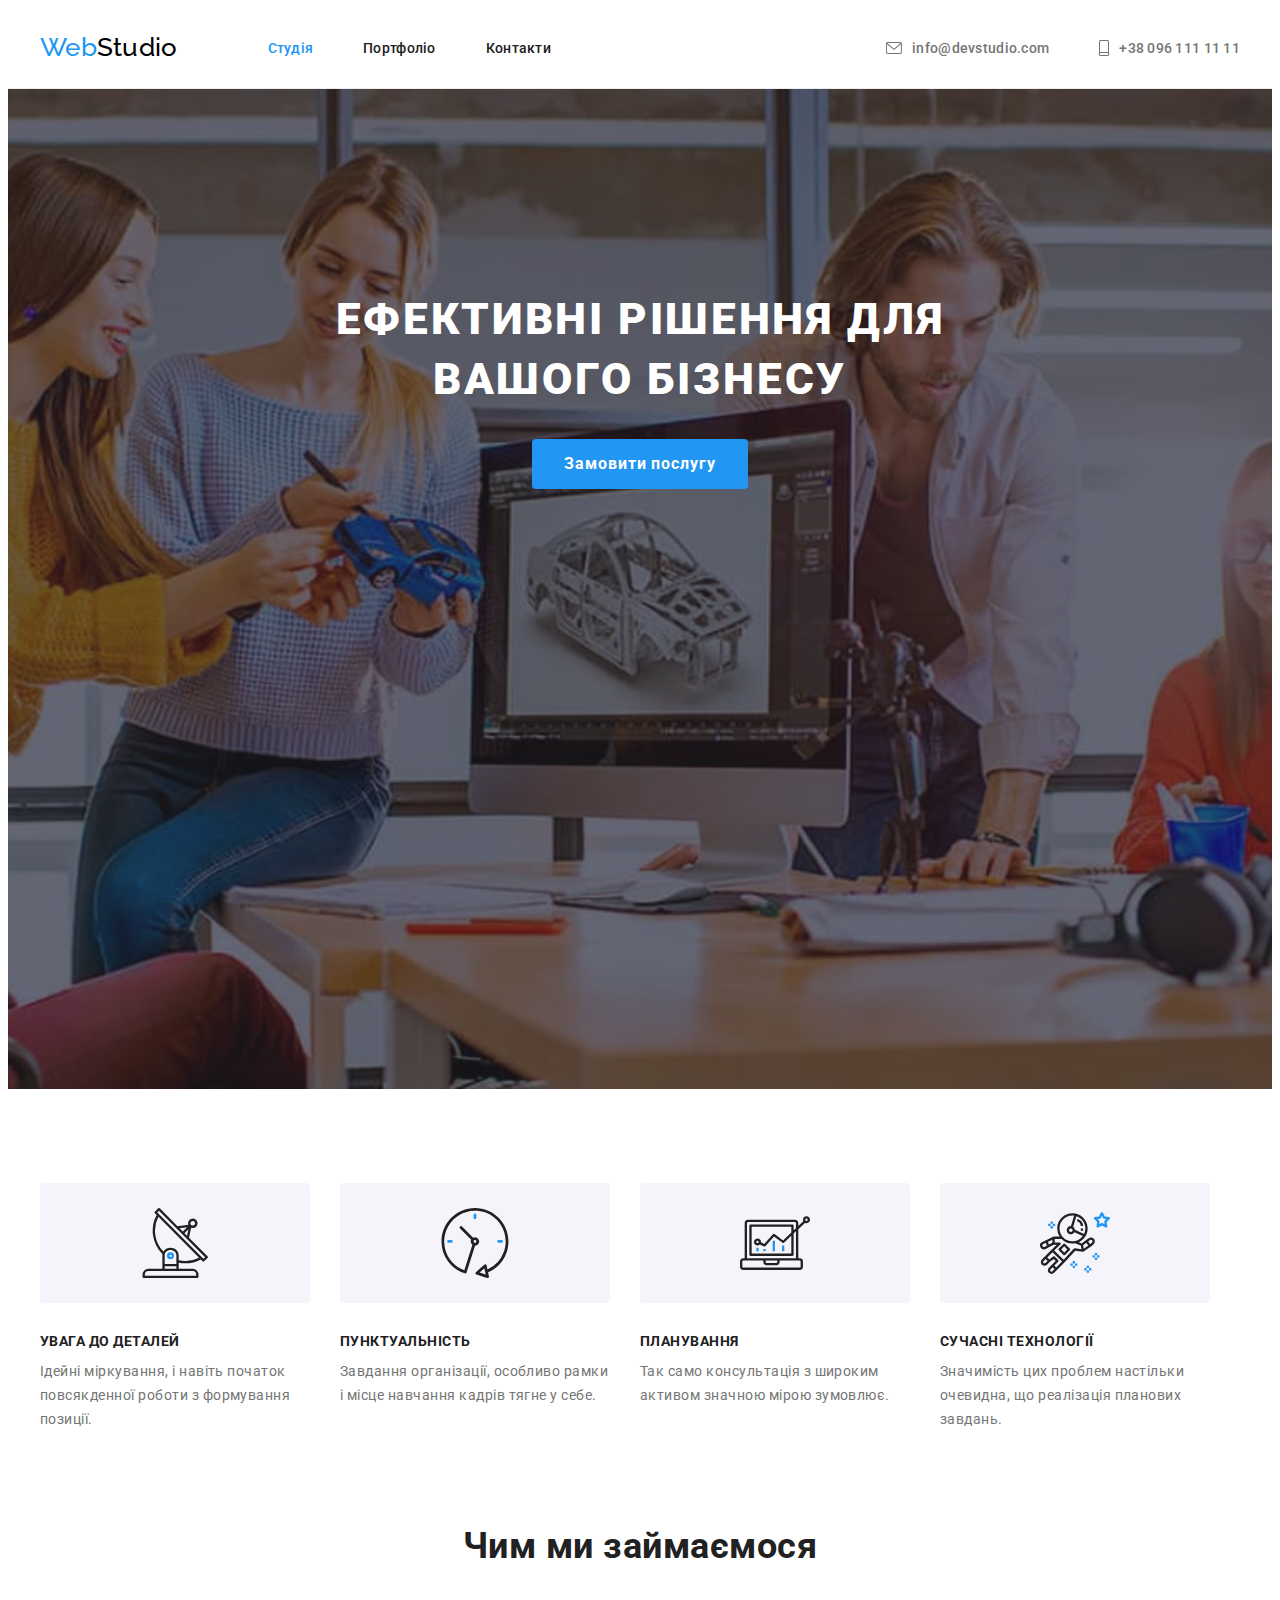
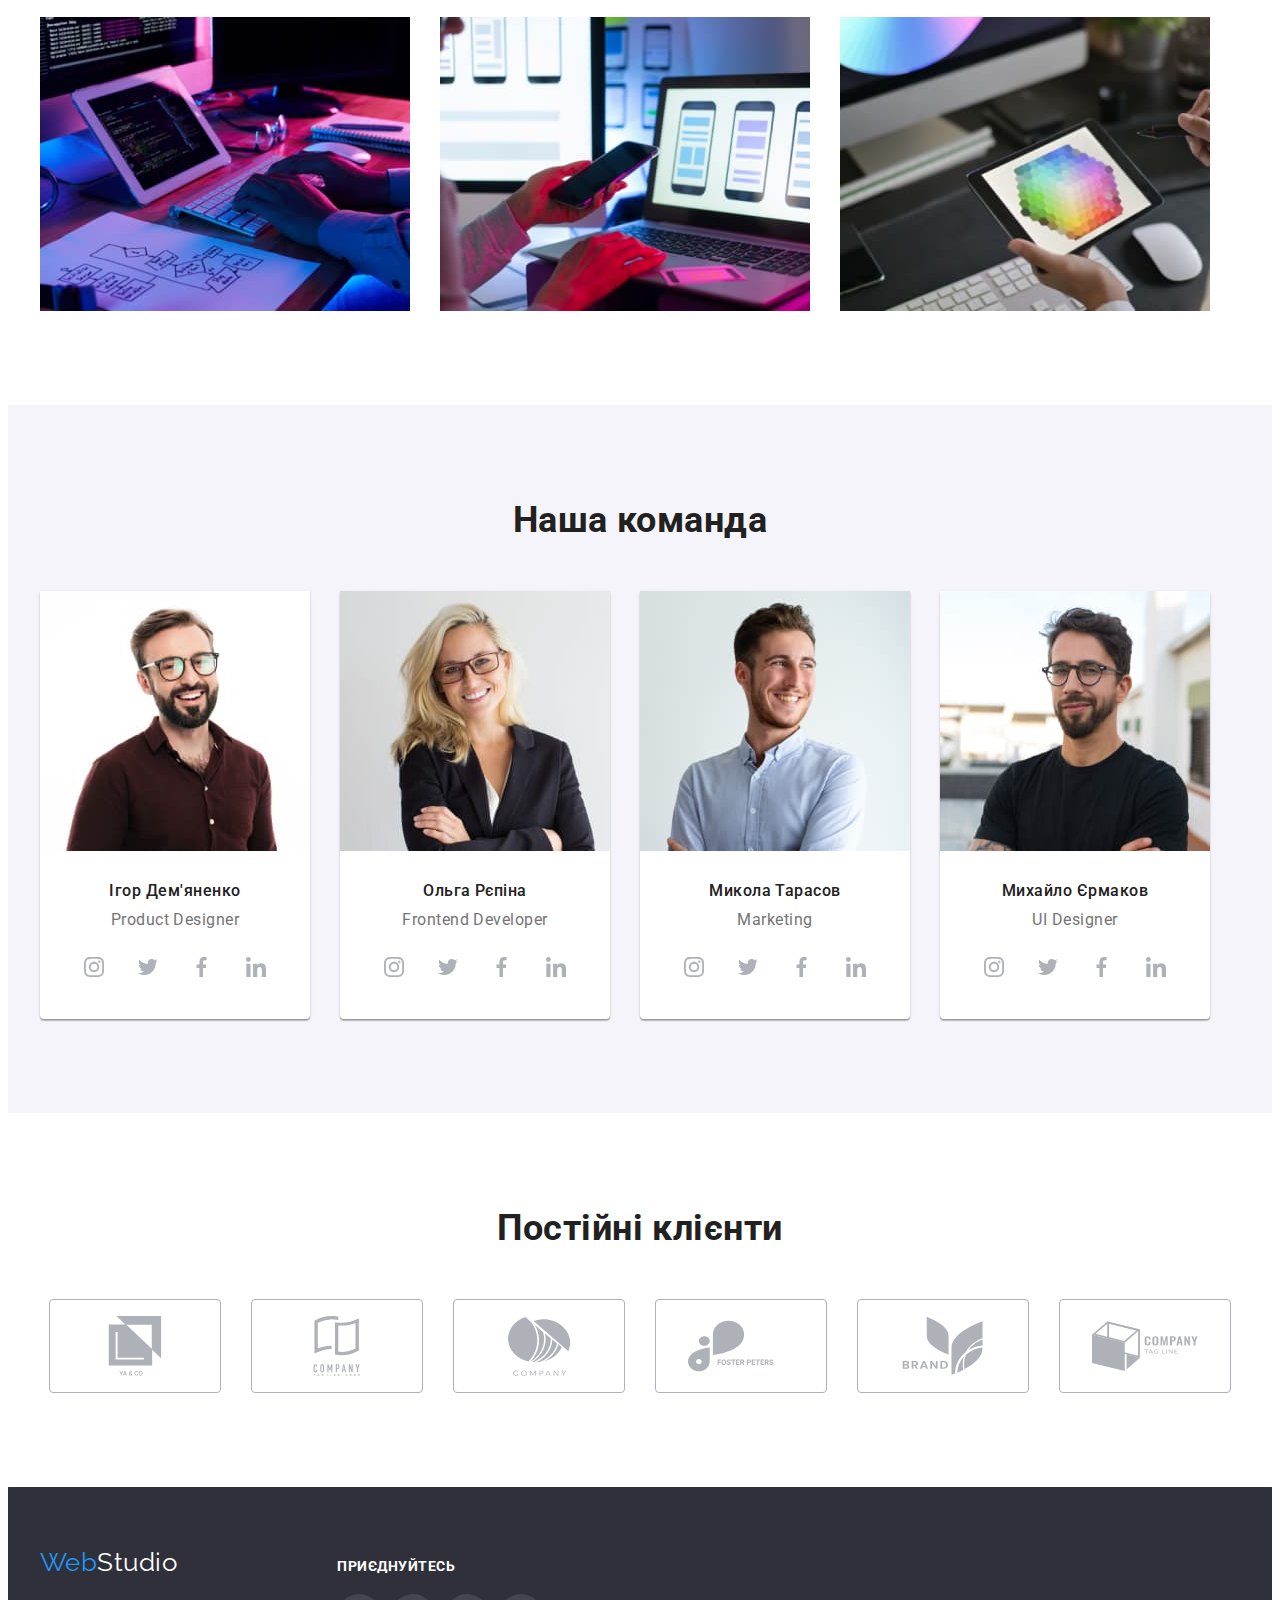
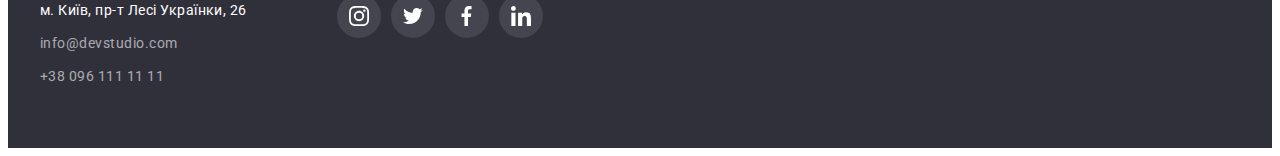
<file: index.html>
<!DOCTYPE html>
<html lang="en">
	<head>
		<meta charset="UTF-8" />
		<meta http-equiv="X-UA-Compatible" content="IE=edge" />
		<meta name="viewport" content="width=device-width, initial-scale=1.0" />
		<title>WebStudio</title>
		<link rel="preconnect" href="https://fonts.googleapis.com" />
		<link rel="preconnect" href="https://fonts.gstatic.com" crossorigin />
		<link
			href="https://fonts.googleapis.com/css2?family=Raleway:wght@700&family=Roboto:wght@400;500;700;900&display=swap"
			rel="stylesheet"
		/>
		<link
			rel="stylesheet"
			href="https://cdnjs.cloudflare.com/ajax/libs/modern-normalize/1.1.0/modern-normalize.min.css"
			integrity="sha512-wpPYUAdjBVSE4KJnH1VR1HeZfpl1ub8YT/NKx4PuQ5NmX2tKuGu6U/JRp5y+Y8XG2tV+wKQpNHVUX03MfMFn9Q=="
			crossorigin="anonymous"
			referrerpolicy="no-referrer"
		/>
		<link rel="stylesheet" href="./css/styles.css" />
	</head>
	<body class="page">
		<header class="header">
			<div class="container header-container">
				<nav class="main-nav">
					<a class="logo link" href="./index.html">
						<span class="logo-accent">Web</span>
						Studio
					</a>
					<ul class="list header-nav-link">
						<li class="logo-list-item">
							<a class="nav-link link current" href="">Студія</a>
						</li>
						<li class="logo-list-item">
							<a class="nav-link link" href="./portfolio.html">Портфоліо</a>
						</li>
						<li class="logo-list-item">
							<a class="nav-link link" href="">Контакти</a>
						</li>
					</ul>
				</nav>
				<ul class="list header-contact-link">
					<li>
						<a class="nav-link link contact-link" href="mailto:info@devstudio.com">
							<svg class="icon-header" width="16" height="12">
								<use href="./images/sprite.svg#icon-envelope-hover"></use>
							</svg>
							info@devstudio.com
						</a>
					</li>
					<li>
						<a class="nav-link link contact-link" href="tel:+380961111111">
							<svg class="icon-header" width="10" height="16">
								<use href="./images/sprite.svg#icon-telephon"></use>
							</svg>
							+38 096 111 11 11
						</a>
					</li>
				</ul>
			</div>
		</header>
		<main class="main">
			<section class="hero">
				<div class="container">
					<h1 class="hero-title">
						Ефективні рішення для
						<br />
						вашого бізнесу
					</h1>
					<button class="hero-btn" type="button">Замовити послугу</button>
				</div>
			</section>
			<section class="benefits">
				<div class="container">
					<h2 class="hidden-elements">Наші переваги</h2>
					<ul class="benefits-list list">
						<li class="benefits-list-item">
							<div class="benefits-icon-container">
								<svg width="70" height="70">
									<use href="./images/sprite.svg#icon-satellite"></use>
								</svg>
							</div>
							<h3 class="benefits-title">УВАГА ДО ДЕТАЛЕЙ</h3>
							<p class="text">Ідейні міркування, і навіть початок повсякденної роботи з формування позиції.</p>
						</li>
						<li class="benefits-list-item">
							<div class="benefits-icon-container">
								<svg width="70" height="70">
									<use href="./images/sprite.svg#icon-clock"></use>
								</svg>
							</div>
							<h3 class="benefits-title">ПУНКТУАЛЬНІСТЬ</h3>
							<p class="text">Завдання організації, особливо рамки і місце навчання кадрів тягне у себе.</p>
						</li>
						<li class="benefits-list-item">
							<div class="benefits-icon-container">
								<svg width="70" height="70">
									<use href="./images/sprite.svg#icon-diagram"></use>
								</svg>
							</div>
							<h3 class="benefits-title">ПЛАНУВАННЯ</h3>
							<p class="text">Так само консультація з широким активом значною мірою зумовлює.</p>
						</li>
						<li class="benefits-list-item">
							<div class="benefits-icon-container">
								<svg width="70" height="70">
									<use href="./images/sprite.svg#icon-astronaut"></use>
								</svg>
							</div>
							<h3 class="benefits-title">СУЧАСНІ ТЕХНОЛОГІЇ</h3>
							<p class="text">Значимість цих проблем настільки очевидна, що реалізація планових завдань.</p>
						</li>
					</ul>
				</div>
			</section>
			<section class="work">
				<div class="container">
					<h2 class="section-title">Чим ми займаємося</h2>
					<ul class="list work-list">
						<li class="list-item">
							<img src="./images/studio/desktop_applications.jpg" alt="Десктопні додатки" width="370" height="294" />
						</li>
						<li class="list-item">
							<img src="./images/studio/mobile_applications.jpg" alt="Мобільні додатки" width="370" height="294" />
						</li>
						<li class="list-item">
							<img src="./images/studio/design_solutions.jpg" alt="Дизайнерські рішення" width="370" height="294" />
						</li>
					</ul>
				</div>
			</section>
			<section class="team">
				<div class="container">
					<h2 class="section-title">Наша команда</h2>
					<ul class="list team-list">
						<li class="list-card">
							<img src="./images/team/ihor.jpg" alt="Фото Ігоря Дем'яненко" width="270" height="260" />
							<h3 class="team-title">Ігор Дем'яненко</h3>
							<p class="team-text">Product Designer</p>
							<ul class="social-links-list list">
								<li class="social-links-item">
									<a
										class="social-link link"
										href="https://www.instagram.com/"
										target="_blank"
										rel="noopener noreferrer"
									>
										<svg class="social-link-icon">
											<use href="./images/sprite.svg#icon-instagram"></use>
										</svg>
									</a>
								</li>
								<li class="social-links-item">
									<a class="social-link link" href="https://twitter.com/" target="_blank" rel="noopener noreferrer">
										<svg class="social-link-icon">
											<use href="./images/sprite.svg#icon-twitter"></use>
										</svg>
									</a>
								</li>
								<li class="social-links-item">
									<a
										class="social-link link"
										href="https://www.facebook.com/"
										target="_blank"
										rel="noopener noreferrer"
									>
										<svg class="social-link-icon">
											<use href="./images/sprite.svg#icon-facebook"></use>
										</svg>
									</a>
								</li>
								<li class="social-links-item">
									<a
										class="social-link link"
										href="https://www.linkedin.com/"
										target="_blank"
										rel="noopener noreferrer"
									>
										<svg class="social-link-icon">
											<use href="./images/sprite.svg#icon-linkedin"></use>
										</svg>
									</a>
								</li>
							</ul>
						</li>
						<li class="list-card">
							<img src="./images/team/olha.jpg" alt="Фото Ольги Рєпіной" width="270" height="260" />
							<h3 class="team-title">Ольга Рєпіна</h3>
							<p class="team-text">Frontend Developer</p>
							<ul class="social-links-list list">
								<li class="social-links-item">
									<a
										class="social-link link"
										href="https://www.instagram.com/"
										target="_blank"
										rel="noopener noreferrer"
									>
										<svg class="social-link-icon">
											<use href="./images/sprite.svg#icon-instagram"></use>
										</svg>
									</a>
								</li>
								<li class="social-links-item">
									<a class="social-link link" href="https://twitter.com/" target="_blank" rel="noopener noreferrer">
										<svg class="social-link-icon">
											<use href="./images/sprite.svg#icon-twitter"></use>
										</svg>
									</a>
								</li>
								<li class="social-links-item">
									<a
										class="social-link link"
										href="https://www.facebook.com/"
										target="_blank"
										rel="noopener noreferrer"
									>
										<svg class="social-link-icon">
											<use href="./images/sprite.svg#icon-facebook"></use>
										</svg>
									</a>
								</li>
								<li class="social-links-item">
									<a
										class="social-link link"
										href="https://www.linkedin.com/"
										target="_blank"
										rel="noopener noreferrer"
									>
										<svg class="social-link-icon">
											<use href="./images/sprite.svg#icon-linkedin"></use>
										</svg>
									</a>
								</li>
							</ul>
						</li>
						<li class="list-card">
							<img src="./images/team/mykola.jpg" alt="Фото Миколи Тарасова" width="270" height="260" />
							<h3 class="team-title">Микола Тарасов</h3>
							<p class="team-text">Marketing</p>
							<ul class="social-links-list list">
								<li class="social-links-item">
									<a
										class="social-link link"
										href="https://www.instagram.com/"
										target="_blank"
										rel="noopener noreferrer"
									>
										<svg class="social-link-icon">
											<use href="./images/sprite.svg#icon-instagram"></use>
										</svg>
									</a>
								</li>
								<li class="social-links-item">
									<a class="social-link link" href="https://twitter.com/" target="_blank" rel="noopener noreferrer">
										<svg class="social-link-icon">
											<use href="./images/sprite.svg#icon-twitter"></use>
										</svg>
									</a>
								</li>
								<li class="social-links-item">
									<a
										class="social-link link"
										href="https://www.facebook.com/"
										target="_blank"
										rel="noopener noreferrer"
									>
										<svg class="social-link-icon">
											<use href="./images/sprite.svg#icon-facebook"></use>
										</svg>
									</a>
								</li>
								<li class="social-links-item">
									<a
										class="social-link link"
										href="https://www.linkedin.com/"
										target="_blank"
										rel="noopener noreferrer"
									>
										<svg class="social-link-icon">
											<use href="./images/sprite.svg#icon-linkedin"></use>
										</svg>
									</a>
								</li>
							</ul>
						</li>
						<li class="list-card">
							<img src="./images/team/myhailo.jpg" alt="Фото Михайла Єрмакова" width="270" height="260" />
							<h3 class="team-title">Михайло Єрмаков</h3>
							<p class="team-text">UI Designer</p>
							<ul class="social-links-list list">
								<li class="social-links-item">
									<a
										class="social-link link"
										href="https://www.instagram.com/"
										target="_blank"
										rel="noopener noreferrer"
									>
										<svg class="social-link-icon">
											<use href="./images/sprite.svg#icon-instagram"></use>
										</svg>
									</a>
								</li>
								<li class="social-links-item">
									<a class="social-link link" href="https://twitter.com/" target="_blank" rel="noopener noreferrer">
										<svg class="social-link-icon">
											<use href="./images/sprite.svg#icon-twitter"></use>
										</svg>
									</a>
								</li>
								<li class="social-links-item">
									<a
										class="social-link link"
										href="https://www.facebook.com/"
										target="_blank"
										rel="noopener noreferrer"
									>
										<svg class="social-link-icon">
											<use href="./images/sprite.svg#icon-facebook"></use>
										</svg>
									</a>
								</li>
								<li class="social-links-item">
									<a
										class="social-link link"
										href="https://www.linkedin.com/"
										target="_blank"
										rel="noopener noreferrer"
									>
										<svg class="social-link-icon">
											<use href="./images/sprite.svg#icon-linkedin"></use>
										</svg>
									</a>
								</li>
							</ul>
						</li>
					</ul>
				</div>
			</section>
			<section class="clients">
				<div class="container">
					<h2 class="clients-title">Постійні клієнти</h2>
					<ul class="clients-list list">
						<li class="client-list-item">
							<a class="clients-link">
								<svg class="client-icon">
									<use href="./images/sprite.svg#icon-yaco"></use>
								</svg>
							</a>
						</li>
						<li class="client-list-item">
							<a class="clients-link">
								<svg class="client-icon">
									<use href="./images/sprite.svg#icon-tagline"></use>
								</svg>
							</a>
						</li>
						<li class="client-list-item">
							<a class="clients-link">
								<svg class="client-icon">
									<use href="./images/sprite.svg#icon-company"></use>
								</svg>
							</a>
						</li>
						<li class="client-list-item">
							<a class="clients-link">
								<svg class="client-icon">
									<use href="./images/sprite.svg#icon-foster"></use>
								</svg>
							</a>
						</li>
						<li class="client-list-item">
							<a class="clients-link">
								<svg class="client-icon">
									<use href="./images/sprite.svg#icon-brand"></use>
								</svg>
							</a>
						</li>
						<li class="client-list-item">
							<a class="clients-link">
								<svg class="client-icon">
									<use href="./images/sprite.svg#icon-companytag"></use>
								</svg>
							</a>
						</li>
					</ul>
				</div>
			</section>
		</main>
		<footer class="footer">
			<div class="container main-footer-container">
				<div class="footer-container">
					<a class="logo-footer logo link" href="./index.html">
						<span class="logo-accent">Web</span>
						Studio
					</a>
					<address class="address">
						<ul class="list address-list">
							<li class="list-item address-item">
								<a
									class="nav-link link address-map"
									href="https://goo.gl/maps/6CXjgPpzPFPxWvc36"
									target="_blank"
									rel="noopener noreferrer"
								>
									м. Київ, пр-т Лесі Українки, 26
								</a>
							</li>
							<li class="list-item address-item">
								<a class="nav-link link address-contact address-map" href="mailto:info@devstudio.com">
									info@devstudio.com
								</a>
							</li>
							<li class="list-item address-item">
								<a class="nav-link link address-contact address-map" href="tel:+380961111111">+38 096 111 11 11</a>
							</li>
						</ul>
					</address>
				</div>
				<div class="social-links-footer">
					<p class="footer-title-link">приєднуйтесь</p>
					<ul class="social-footer-list list">
						<li class="social-footer-icon">
							<a
								class="social-footer-link link"
								href="https://www.instagram.com/"
								target="_blank"
								rel="noopener noreferrer"
							>
								<svg class="footer-icon" width="20px" height="20px">
									<use href="./images/sprite.svg#icon-instagram"></use>
								</svg>
							</a>
						</li>
						<li class="social-footer-icon">
							<a class="social-footer-link link" href="https://twitter.com/" target="_blank" rel="noopener noreferrer">
								<svg class="footer-icon" width="20px" height="20px">
									<use href="./images/sprite.svg#icon-twitter"></use>
								</svg>
							</a>
						</li>
						<li class="social-footer-icon">
							<a
								class="social-footer-link link"
								href="https://www.facebook.com/"
								target="_blank"
								rel="noopener noreferrer"
							>
								<svg class="footer-icon" width="20px" height="20px">
									<use href="./images/sprite.svg#icon-facebook"></use>
								</svg>
							</a>
						</li>
						<li class="social-footer-icon">
							<a
								class="social-footer-link link"
								href="https://www.linkedin.com/"
								target="_blank"
								rel="noopener noreferrer"
							>
								<svg class="footer-icon" width="20px" height="20px">
									<use href="./images/sprite.svg#icon-linkedin"></use>
								</svg>
							</a>
						</li>
					</ul>
				</div>
			</div>
		</footer>
	</body>
</html>
</file>
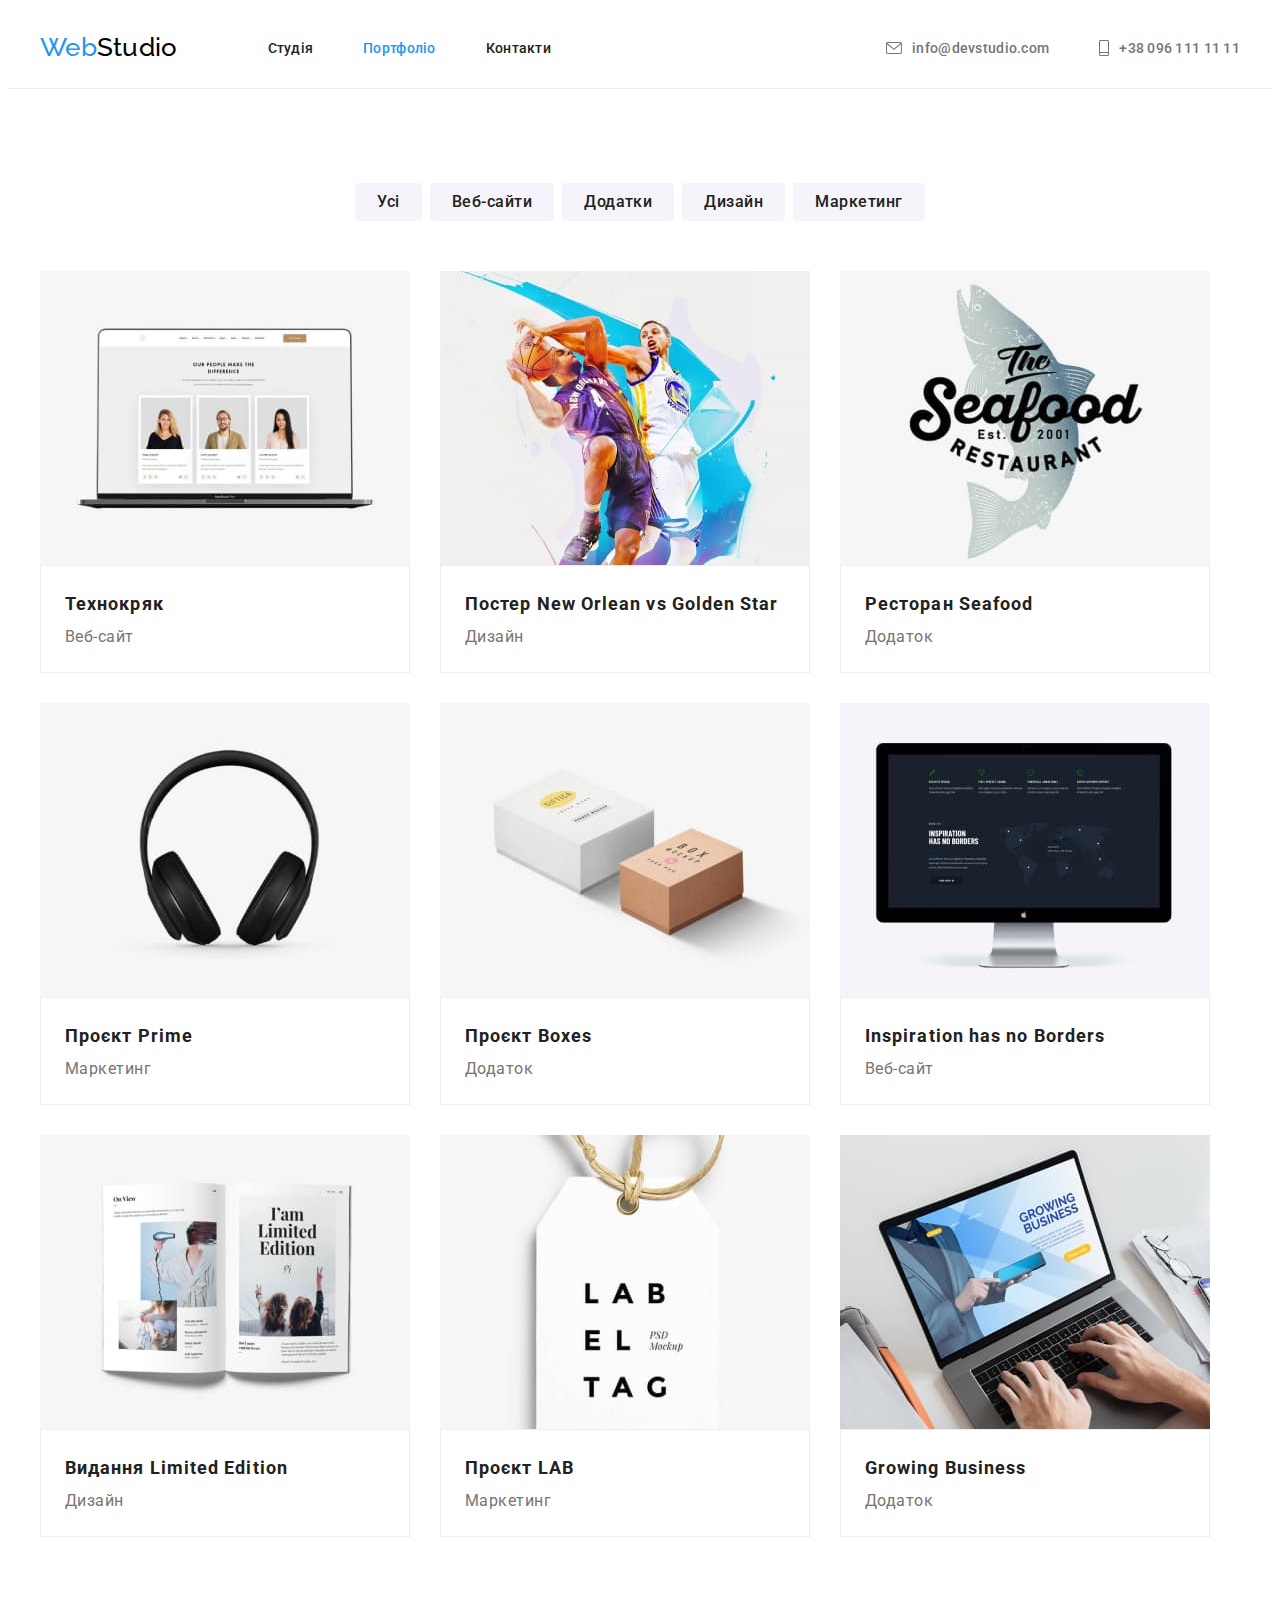
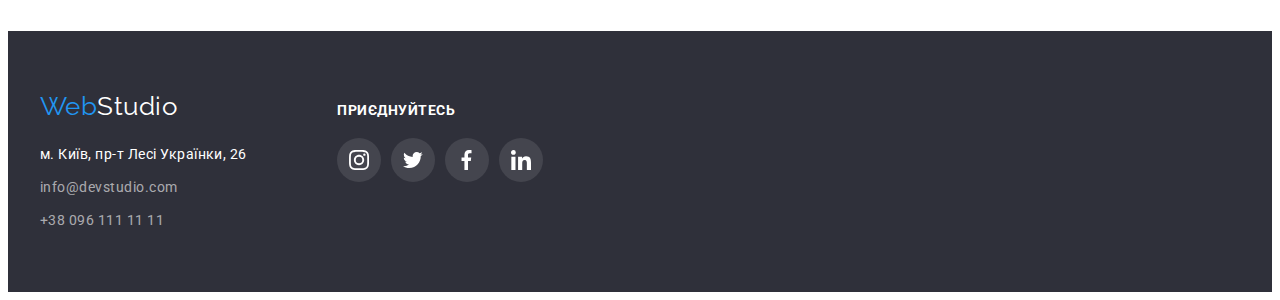
<file: portfolio.html>
<!DOCTYPE html>
<html lang="en">
	<head>
		<meta charset="UTF-8" />
		<meta http-equiv="X-UA-Compatible" content="IE=edge" />
		<meta name="viewport" content="width=device-width, initial-scale=1.0" />
		<title>Portfolio</title>
		<link rel="preconnect" href="https://fonts.googleapis.com" />
		<link rel="preconnect" href="https://fonts.gstatic.com" crossorigin />
		<link
			href="https://fonts.googleapis.com/css2?family=Raleway:wght@700&family=Roboto:wght@400;500;700;900&display=swap"
			rel="stylesheet"
		/>
		<link
			rel="stylesheet"
			href="https://cdnjs.cloudflare.com/ajax/libs/modern-normalize/1.1.0/modern-normalize.min.css"
			integrity="sha512-wpPYUAdjBVSE4KJnH1VR1HeZfpl1ub8YT/NKx4PuQ5NmX2tKuGu6U/JRp5y+Y8XG2tV+wKQpNHVUX03MfMFn9Q=="
			crossorigin="anonymous"
			referrerpolicy="no-referrer"
		/>
		<link rel="stylesheet" href="./css/styles.css" />
	</head>
	<body class="page">
		<header class="header">
			<div class="container header-container">
				<nav class="main-nav">
					<a class="logo link" href="./index.html">
						<span class="logo-accent">Web</span>
						Studio
					</a>
					<ul class="list header-nav-link">
						<li class="logo-list-item">
							<a class="nav-link link" href="./index.html">Студія</a>
						</li>
						<li class="logo-list-item">
							<a class="nav-link link current" href="">Портфоліо</a>
						</li>
						<li class="logo-list-item">
							<a class="nav-link link" href="">Контакти</a>
						</li>
					</ul>
				</nav>
				<ul class="list header-contact-link">
					<li>
						<a class="nav-link link contact-link" href="mailto:info@devstudio.com">
							<svg class="icon-header" width="16" height="12">
								<use href="./images/sprite.svg#icon-envelope-hover"></use>
							</svg>
							info@devstudio.com
						</a>
					</li>
					<li>
						<a class="nav-link link contact-link" href="tel:+380961111111">
							<svg class="icon-header" width="10" height="16">
								<use href="./images/sprite.svg#icon-telephon"></use>
							</svg>
							+38 096 111 11 11
						</a>
					</li>
				</ul>
			</div>
		</header>
		<main class="main">
			<section class="portfolio">
				<div class="container">
					<h1 class="hidden-elements">Приклади робіт</h1>
					<ul class="list btn-list">
						<li><button class="portfolio-nav-btn" type="button">Усі</button></li>
						<li><button class="portfolio-nav-btn" type="button">Веб-сайти</button></li>
						<li><button class="portfolio-nav-btn" type="button">Додатки</button></li>
						<li><button class="portfolio-nav-btn" type="button">Дизайн</button></li>
						<li><button class="portfolio-nav-btn" type="button">Маркетинг</button></li>
					</ul>
					<ul class="list portfolio-list">
						<li class="portfolio-card">
							<a class="link" href="#">
								<img src="./images/works/technokryak.jpg" alt="Фото web-сторінки" width="370" height="294" />
								<div class="portfolio-wrap">
									<h2 class="portfolio-title">Технокряк</h2>
									<p class="portfolio-card-text">Веб-сайт</p>
								</div>
							</a>
						</li>
						<li class="portfolio-card">
							<a class="link" href="">
								<img src="./images/works/poster.jpg" alt="Фото баскотболістів" width="370" height="294" />
								<div class="portfolio-wrap">
									<h2 class="portfolio-title">Постер New Orlean vs Golden Star</h2>
									<p class="portfolio-card-text">Дизайн</p>
								</div>
							</a>
						</li>
						<li class="portfolio-card">
							<a class="link" href="">
								<img src="./images/works/seafood.jpg" alt="Фото логотипу ресторану" width="370" height="294" />
								<div class="portfolio-wrap">
									<h2 class="portfolio-title">Ресторан Seafood</h2>
									<p class="portfolio-card-text">Додаток</p>
								</div>
							</a>
						</li>
						<li class="portfolio-card">
							<a class="link" href="">
								<img src="./images/works/prime.jpg" alt="Фото навушників" width="370" height="294" />
								<div class="portfolio-wrap">
									<h2 class="portfolio-title">Проєкт Prime</h2>
									<p class="portfolio-card-text">Маркетинг</p>
								</div>
							</a>
						</li>
						<li class="portfolio-card">
							<a class="link" href="">
								<img src="./images/works/boxes.jpg" alt="Фото коробок" width="370" height="294" />
								<div class="portfolio-wrap">
									<h2 class="portfolio-title">Проєкт Boxes</h2>
									<p class="portfolio-card-text">Додаток</p>
								</div>
							</a>
						</li>
						<li class="portfolio-card">
							<a class="link" href="">
								<img src="./images/works/inspiration.jpg" alt="web-сторінки" width="370" height="294" />
								<div class="portfolio-wrap">
									<h2 class="portfolio-title">Inspiration has no Borders</h2>
									<p class="portfolio-card-text">Веб-сайт</p>
								</div>
							</a>
						</li>
						<li class="portfolio-card">
							<a class="link" href="">
								<img src="./images/works/limited.jpg" alt="Фото відкритого журналу" width="370" height="294" />
								<div class="portfolio-wrap">
									<h2 class="portfolio-title">Видання Limited Edition</h2>
									<p class="portfolio-card-text">Дизайн</p>
								</div>
							</a>
						</li>
						<li class="portfolio-card">
							<a class="link" href="">
								<img src="./images/works/lab.jpg" alt="Фото бірки бренду" width="370" height="294" />
								<div class="portfolio-wrap">
									<h2 class="portfolio-title">Проєкт LAB</h2>
									<p class="portfolio-card-text">Маркетинг</p>
								</div>
							</a>
						</li>
						<li class="portfolio-card">
							<a class="link" href="">
								<img src="./images/works/growing.jpg" alt="Фото ноутбука" width="370" height="294" />
								<div class="portfolio-wrap">
									<h2 class="portfolio-title">Growing Business</h2>
									<p class="portfolio-card-text">Додаток</p>
								</div>
							</a>
						</li>
					</ul>
				</div>
			</section>
		</main>
		<footer class="footer">
			<div class="container main-footer-container">
				<div class="footer-container">
					<a class="logo-footer logo link" href="./index.html">
						<span class="logo-accent">Web</span>
						Studio
					</a>
					<address class="address">
						<ul class="list address-list">
							<li class="list-item address-item">
								<a
									class="nav-link link address-map"
									href="https://goo.gl/maps/6CXjgPpzPFPxWvc36"
									target="_blank"
									rel="noopener noreferrer"
								>
									м. Київ, пр-т Лесі Українки, 26
								</a>
							</li>
							<li class="list-item address-item">
								<a class="nav-link link address-contact address-map" href="mailto:info@devstudio.com">
									info@devstudio.com
								</a>
							</li>
							<li class="list-item address-item">
								<a class="nav-link link address-contact address-map" href="tel:+380961111111">+38 096 111 11 11</a>
							</li>
						</ul>
					</address>
				</div>
				<div class="social-links-footer">
					<p class="footer-title-link">приєднуйтесь</p>
					<ul class="social-footer-list list">
						<li class="social-footer-icon">
							<a
								class="social-footer-link link"
								href="https://www.instagram.com/"
								target="_blank"
								rel="noopener noreferrer"
							>
								<svg class="footer-icon" width="20px" height="20px">
									<use href="./images/sprite.svg#icon-instagram"></use>
								</svg>
							</a>
						</li>
						<li class="social-footer-icon">
							<a class="social-footer-link link" href="https://twitter.com/" target="_blank" rel="noopener noreferrer">
								<svg class="footer-icon" width="20px" height="20px">
									<use href="./images/sprite.svg#icon-twitter"></use>
								</svg>
							</a>
						</li>
						<li class="social-footer-icon">
							<a
								class="social-footer-link link"
								href="https://www.facebook.com/"
								target="_blank"
								rel="noopener noreferrer"
							>
								<svg class="footer-icon" width="20px" height="20px">
									<use href="./images/sprite.svg#icon-facebook"></use>
								</svg>
							</a>
						</li>
						<li class="social-footer-icon">
							<a
								class="social-footer-link link"
								href="https://www.linkedin.com/"
								target="_blank"
								rel="noopener noreferrer"
							>
								<svg class="footer-icon" width="20px" height="20px">
									<use href="./images/sprite.svg#icon-linkedin"></use>
								</svg>
							</a>
						</li>
					</ul>
				</div>
			</div>
		</footer>
	</body>
</html>
</file>
<file: css/styles.css>
:root {
	/* ----------Fonts--------- */
	--main-font: "Roboto", sans-serif;
	--secondary-font: "Raleway", sans-serif;

	/* ----------Text--------- */
	--main-text-cl: #757575;
	--main-title-cl: #212121;
	--hero-text-cl: #ffffff;

	/* ----------Background--------- */
	--main-bg-cl: #2f303a;
	--card-bg-cl: #ffffff;
	--team-bg-cl: #f5f4fa;
}

/* ----------General--------- */

h1,
h2,
h3,
h4,
h5,
h6,
p {
	margin: 0;
}

button {
	cursor: pointer;
}

img {
	display: block;
	max-width: 100%;
	height: auto;
}

.page {
	font-family: var(--main-font);
	letter-spacing: 0.03em;
}

.hidden-elements {
	position: absolute;
	white-space: nowrap;
	width: 1px;
	height: 1px;
	overflow: hidden;
	border: 0;
	padding: 0;
	clip: rect(0 0 0 0);
	clip-path: inset(50%);
	margin: -1px;
}

.container {
	width: 1200px;
	padding-left: 15px;
	padding-right: 15px;
	margin: 0 auto;
}

.link {
	text-decoration: none;
	color: currentColor;
}

.list {
	list-style: none;
	margin: 0;
	padding: 0;
}

/* ----------Header--------- */

.header {
	padding-top: 24px;
	padding-bottom: 25px;
}

.header-nav-link {
	display: flex;
	gap: 50px;
}

.header-contact-link {
	display: flex;
	margin-left: auto;
	gap: 50px;
	align-items: center;
}

.header {
	border-bottom: 1px solid #ececec;
}

.header-container {
	display: flex;
	align-items: center;
}

.logo {
	font-family: var(--secondary-font);
	font-size: 26px;
	line-height: calc(31 / 26);
	color: #000000;
	margin-right: 90px;
	display: flex;
}

.logo-accent {
	color: #2196f3;
}

.main-nav {
	font-family: var(--main-font);
	font-weight: 500;
	font-size: 14px;
	line-height: calc(16 / 14);
	letter-spacing: 0.02em;
	display: flex;
	align-items: center;
}

.nav-link {
	color: var(--main-title-cl);
}

.contact-link {
	font-weight: 500;
	font-size: 14px;
	line-height: calc(16 / 14);
	letter-spacing: 0.02em;
	color: var(--main-text-cl);
	display: flex;
	align-items: center;
}

.nav-link:hover,
.nav-link:focus {
	color: #2196f3;
}

.icon-header {
	margin-right: 10px;
	fill: currentColor;
}

.current {
	color: #2196f3;
}

/* ----------Hero--------- */

.hero {
	max-width: 1600px;
	height: 600px;
	margin-left: auto;
	margin-right: auto;
	background-color: var(--main-bg-cl);
	color: var(--hero-text-cl);
	padding-top: 200px;
	padding-bottom: 200px;
	background-image: linear-gradient(to right, rgba(47, 48, 58, 0.4), rgba(47, 48, 58, 0.4)),
		url(../images/hero/hero.jpg);
	background-repeat: no-repeat;
	background-position: center;
	background-size: cover;
}
.hero-title {
	font-weight: 900;
	font-size: 44px;
	line-height: calc(60 / 44);
	text-align: center;
	letter-spacing: 0.06em;
	text-transform: uppercase;
	margin-bottom: 30px;
}
.hero-btn {
	font-family: inherit;
	font-weight: 700;
	font-size: 16px;
	line-height: calc(30 / 16);
	letter-spacing: 0.06em;
	cursor: pointer;
	background-color: #2196f3;
	color: var(--hero-text-cl);
	display: block;
	margin: 0 auto;
	border: none;
	border-radius: 4px;
	padding: 10px 32px;
}

.hero-btn:hover,
.hero-btn:focus {
	background-color: #188ce8;
}
/* ----------Benefits--------- */

.benefits {
	padding-top: 94px;
	padding-bottom: 94px;
}

.benefits-list-item {
	width: 270px;
}

.benefits-list {
	display: flex;
	gap: 30px;
	margin: 0;
	padding: 0;
}

.benefits-icon-container {
	height: 120px;
	background-color: #f5f4fa;
	margin-bottom: 30px;
	display: flex;
	align-items: center;
	justify-content: center;
	border-radius: 4px;
}

.benefits-title {
	font-size: 14px;
	line-height: calc(16 / 14);
	text-transform: uppercase;
	color: var(--main-title-cl);
	margin-bottom: 10px;
}

.text {
	font-size: 14px;
	line-height: calc(24 / 14);
	color: var(--main-text-cl);
}

/* ----------Work--------- */

.work {
	padding-bottom: 94px;
}

.work-list {
	display: flex;
	gap: 30px;
}

.section-title {
	font-weight: 700;
	font-size: 36px;
	line-height: calc(42 / 36);
	text-align: center;
	color: var(--main-title-cl);
	margin-bottom: 50px;
}

/* ----------Team--------- */

.team {
	background-color: var(--team-bg-cl);
	padding-top: 94px;
	padding-bottom: 94px;
}

.team-list {
	display: flex;
	gap: 30px;
}

.section-title {
	font-size: 36px;
	line-height: calc(42 / 36);
	text-align: center;
	color: var(--main-title-cl);
	margin-bottom: 50px;
}

.list-card {
	background-color: var(--card-bg-cl);
	box-shadow: 0px 1px 3px rgba(0, 0, 0, 0.12), 0px 1px 1px rgba(0, 0, 0, 0.14), 0px 2px 1px rgba(0, 0, 0, 0.2);
	border-radius: 0px 0px 4px 4px;
	text-align: center;
	padding-bottom: 30px;
}

.team-title {
	font-weight: 500;
	font-size: 16px;
	line-height: calc(19 / 16);
	color: var(--main-title-cl);
	margin-top: 30px;
	margin-bottom: 10px;
}

.team-text {
	font-size: 16px;
	line-height: calc(19 / 16);
	color: var(--main-text-cl);
}

/* ----------Social-links--------- */

.social-links-list {
	display: flex;
	gap: 10px;
	justify-content: center;
	align-items: center;
}

.social-link {
	display: flex;
	justify-content: center;
	align-items: center;
	width: 44px;
	height: 44px;
	background-color: transparent;
	border-radius: 50%;
	color: #afb1b8;
	transition: background-color 250ms cubic-bezier(0.4, 0, 0.2, 1), fill 250ms cubic-bezier(0.4, 0, 0.2, 1);
	margin-top: 16px;
}

.social-link:hover,
.social-link:focus {
	background-color: #2196f3;
	color: #ffffff;
}

.social-link-icon {
	width: 20px;
	height: 20px;
	fill: currentColor;
}

/* ----------Our clients--------- */

.clients {
	background-color: #ffffff;
	padding-top: 94px;
	padding-bottom: 94px;
}
.clients-title {
	font-size: 36px;
	line-height: calc(42 / 36);
	text-align: center;
	color: var(--main-title-cl);
	margin-bottom: 50px;
}

.clients-list {
	display: flex;
	justify-content: center;
	gap: 30px;
}

.clients-link {
	display: flex;
	align-items: center;
	justify-content: center;
	width: 170px;
	height: 92px;
	border: 1px solid #afb1b8;
	border-radius: 4px;
	fill: #afb1b8;
	transition: fill 250ms cubic-bezier(0.4, 0, 0.2, 1), border 250ms cubic-bezier(0.4, 0, 0.2, 1);
}
.client-icon {
	width: 106px;
	height: 60px;
}

.clients-link:hover,
.client-link:focus {
	border: 1px solid #2196f3;
	fill: #2196f3;
}

/* ----------Footer--------- */

.main-footer-container {
	display: flex;
	align-items: baseline;
}

.footer-container {
	margin-right: 70px;
}

.footer {
	background-color: var(--main-bg-cl);
	padding-top: 60px;
	padding-bottom: 60px;
}

.logo-footer {
	color: #ffffff;
}

.address {
	font-style: normal;
}

.address-list {
	margin-top: 20px;
}

.address-item:not(:last-child) {
	margin-bottom: 9px;
}

.address-map {
	font-size: 14px;
	line-height: calc(24 / 14);
	color: #ffffff;
}

.address-contact {
	color: rgba(255, 255, 255, 0.6);
}

/* ----------Footer social link--------- */

.footer-title-link {
	font-weight: 700;
	font-size: 14px;
	line-height: calc(16 / 14);
	text-transform: uppercase;
	color: #ffffff;
	margin-bottom: 20px;
}

.social-links-footer {
	display: block;
	width: 206px;
	margin-right: 93px;
}

.social-footer-list {
	display: flex;
	justify-content: space-between;
	cursor: pointer;
}

.social-footer-icon {
}
.social-footer-link {
	display: flex;
	align-items: center;
	justify-content: center;
	width: 44px;
	height: 44px;
	border-radius: 50%;
	background-color: rgba(255, 255, 255, 0.1);
	transition: background-color 250ms cubic-bezier(0.4, 0, 0.2, 1), border-radius 250ms cubic-bezier(0.4, 0, 0.2, 1);
}

.social-footer-link:hover,
.social-footer-link:focus {
	background-color: #2196f3;
}

.footer-icon {
	fill: #ffffff;
}

/* ----------Portfolio--------- */

.portfolio {
	padding-top: 94px;
	padding-bottom: 94px;
}

.btn-list {
	margin-bottom: 50px;
	justify-content: center;
	display: flex;
	gap: 8px;
}

.portfolio-nav-btn {
	font-family: inherit;
	font-weight: 500;
	font-size: 16px;
	line-height: calc(26 / 16);
	text-align: center;
	letter-spacing: 0.03em;
	color: var(--main-title-cl);
	cursor: pointer;
	border: none;
	border-radius: 4px;
	background-color: #f5f4fa;
	padding: 6px 22px;
}

.portfolio-nav-btn:hover,
.portfolio-nav-btn:focus {
	color: #ffffff;
	background: #2196f3;
	box-shadow: 0px 3px 1px rgba(0, 0, 0, 0.1), 0px 1px 2px rgba(0, 0, 0, 0.08), 0px 2px 2px rgba(0, 0, 0, 0.12);
	border-radius: 4px;
}

.portfolio-list {
	display: flex;
	flex-wrap: wrap;
	gap: 30px;
}

.portfolio-wrap {
	padding: 20px 24px;
	border: 1px solid #eeeeee;
}

.portfolio-title {
	font-size: 18px;
	line-height: calc(36 / 18);
	letter-spacing: 0.06em;
	color: var(--main-title-cl);
}

.portfolio-card-text {
	font-size: 16px;
	line-height: calc(30 / 16);
	color: var(--main-text-cl);
}

.portfolio-card:hover,
.portfolio-card:focus {
	box-shadow: 0px 1px 1px rgba(0, 0, 0, 0.12), 0px 4px 4px rgba(0, 0, 0, 0.06), 1px 4px 6px rgba(0, 0, 0, 0.16);
}
</file>
